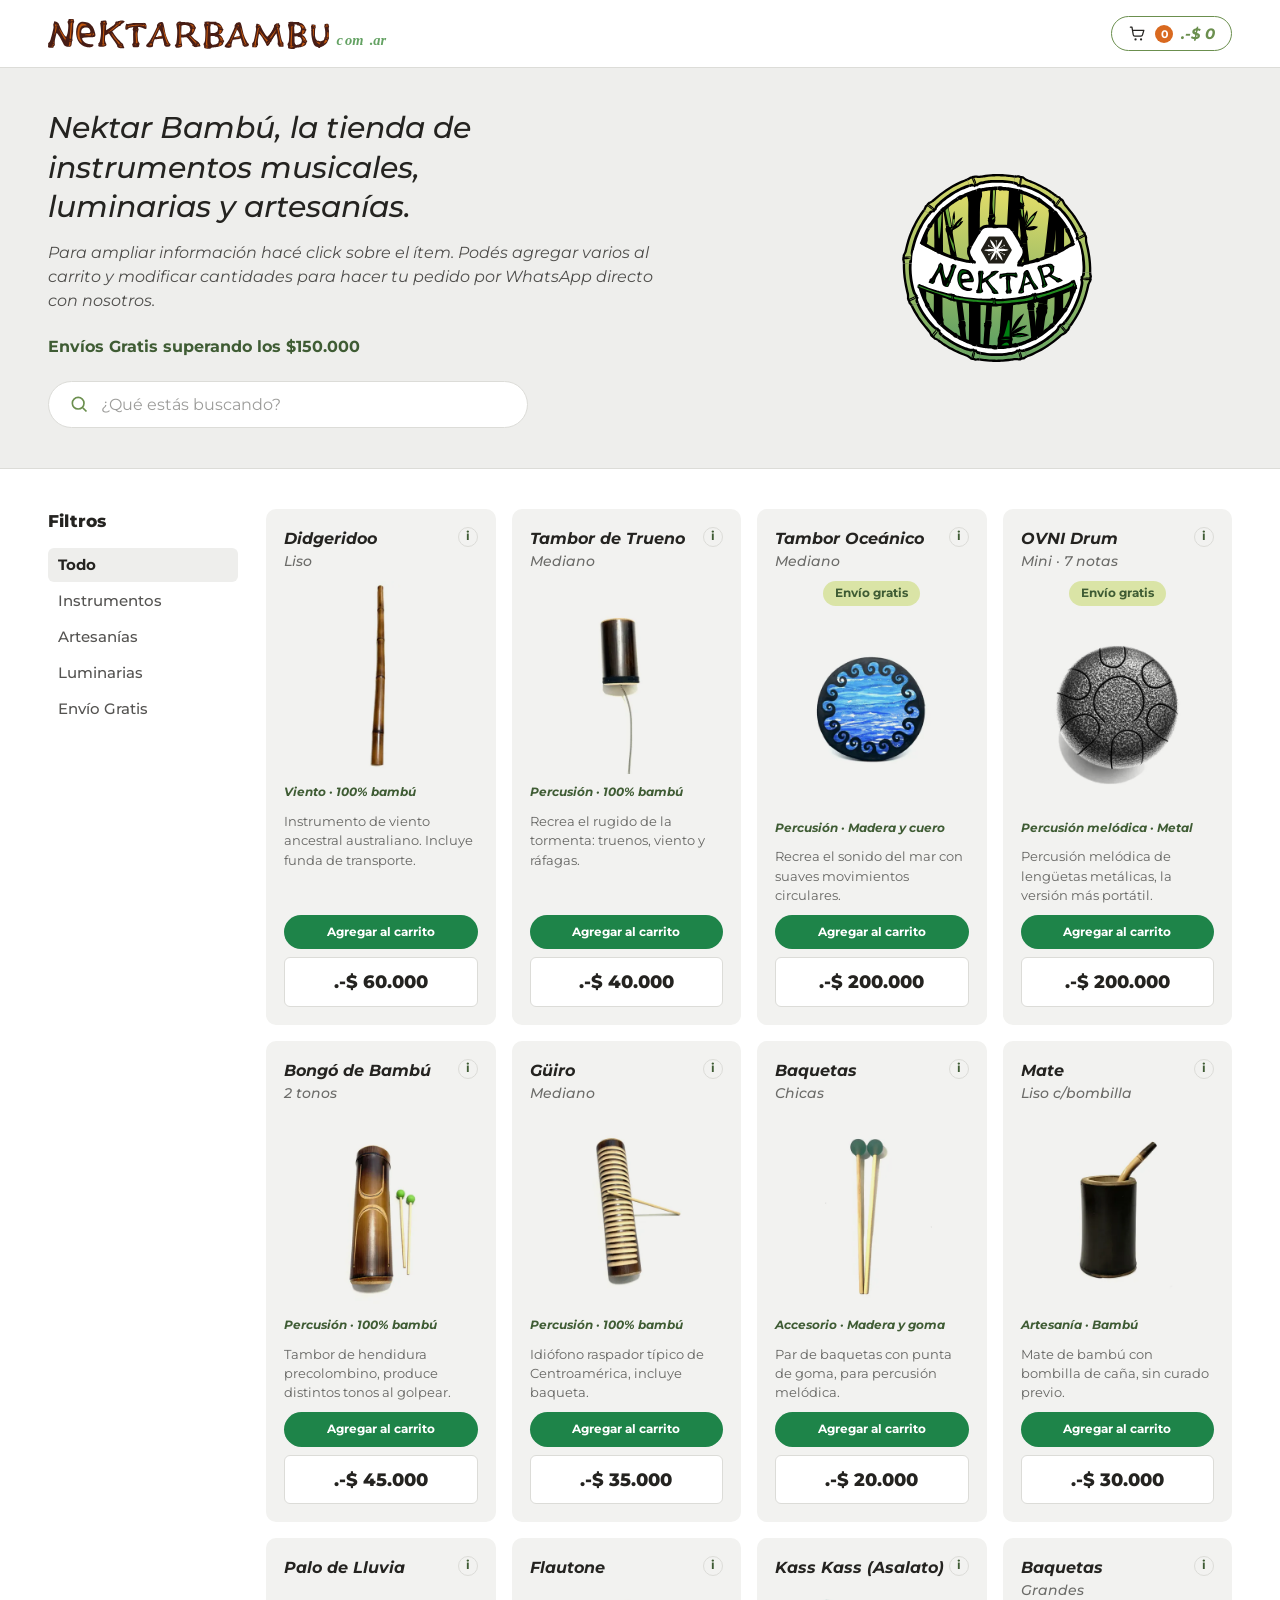
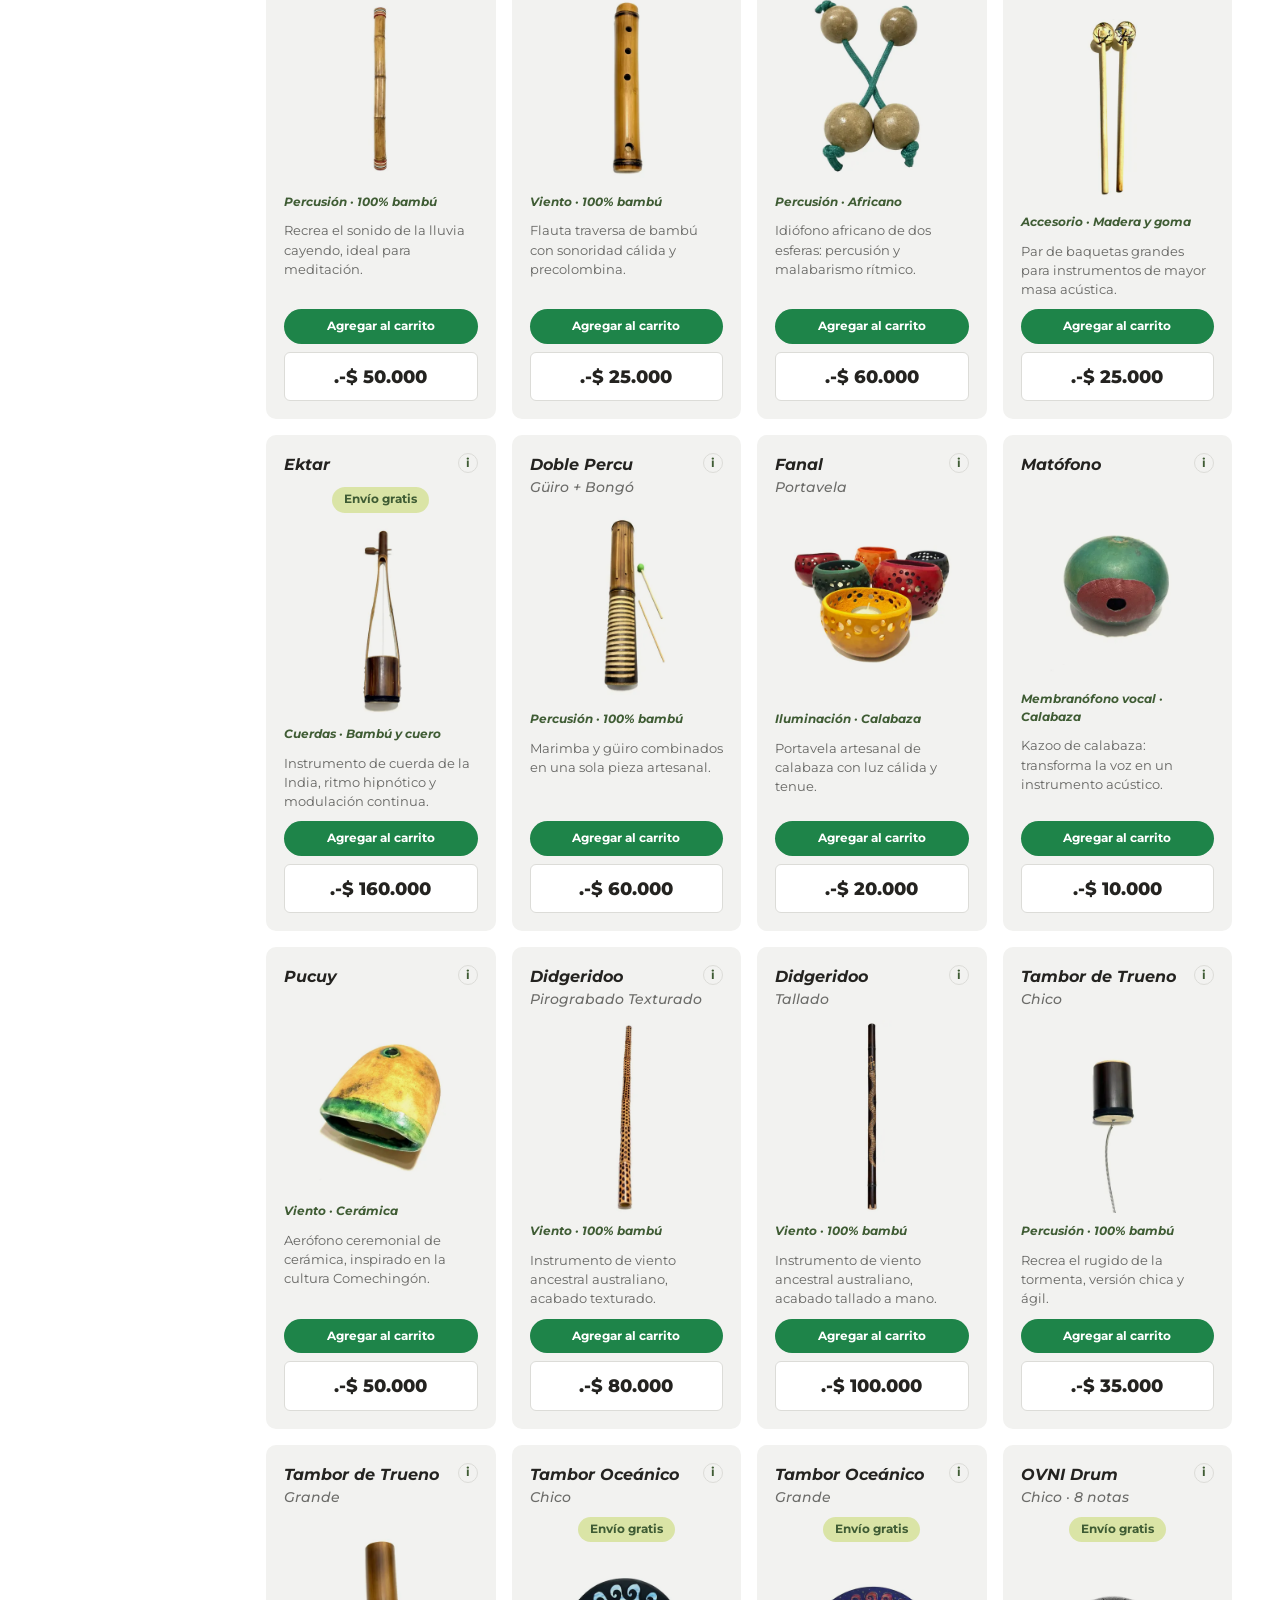
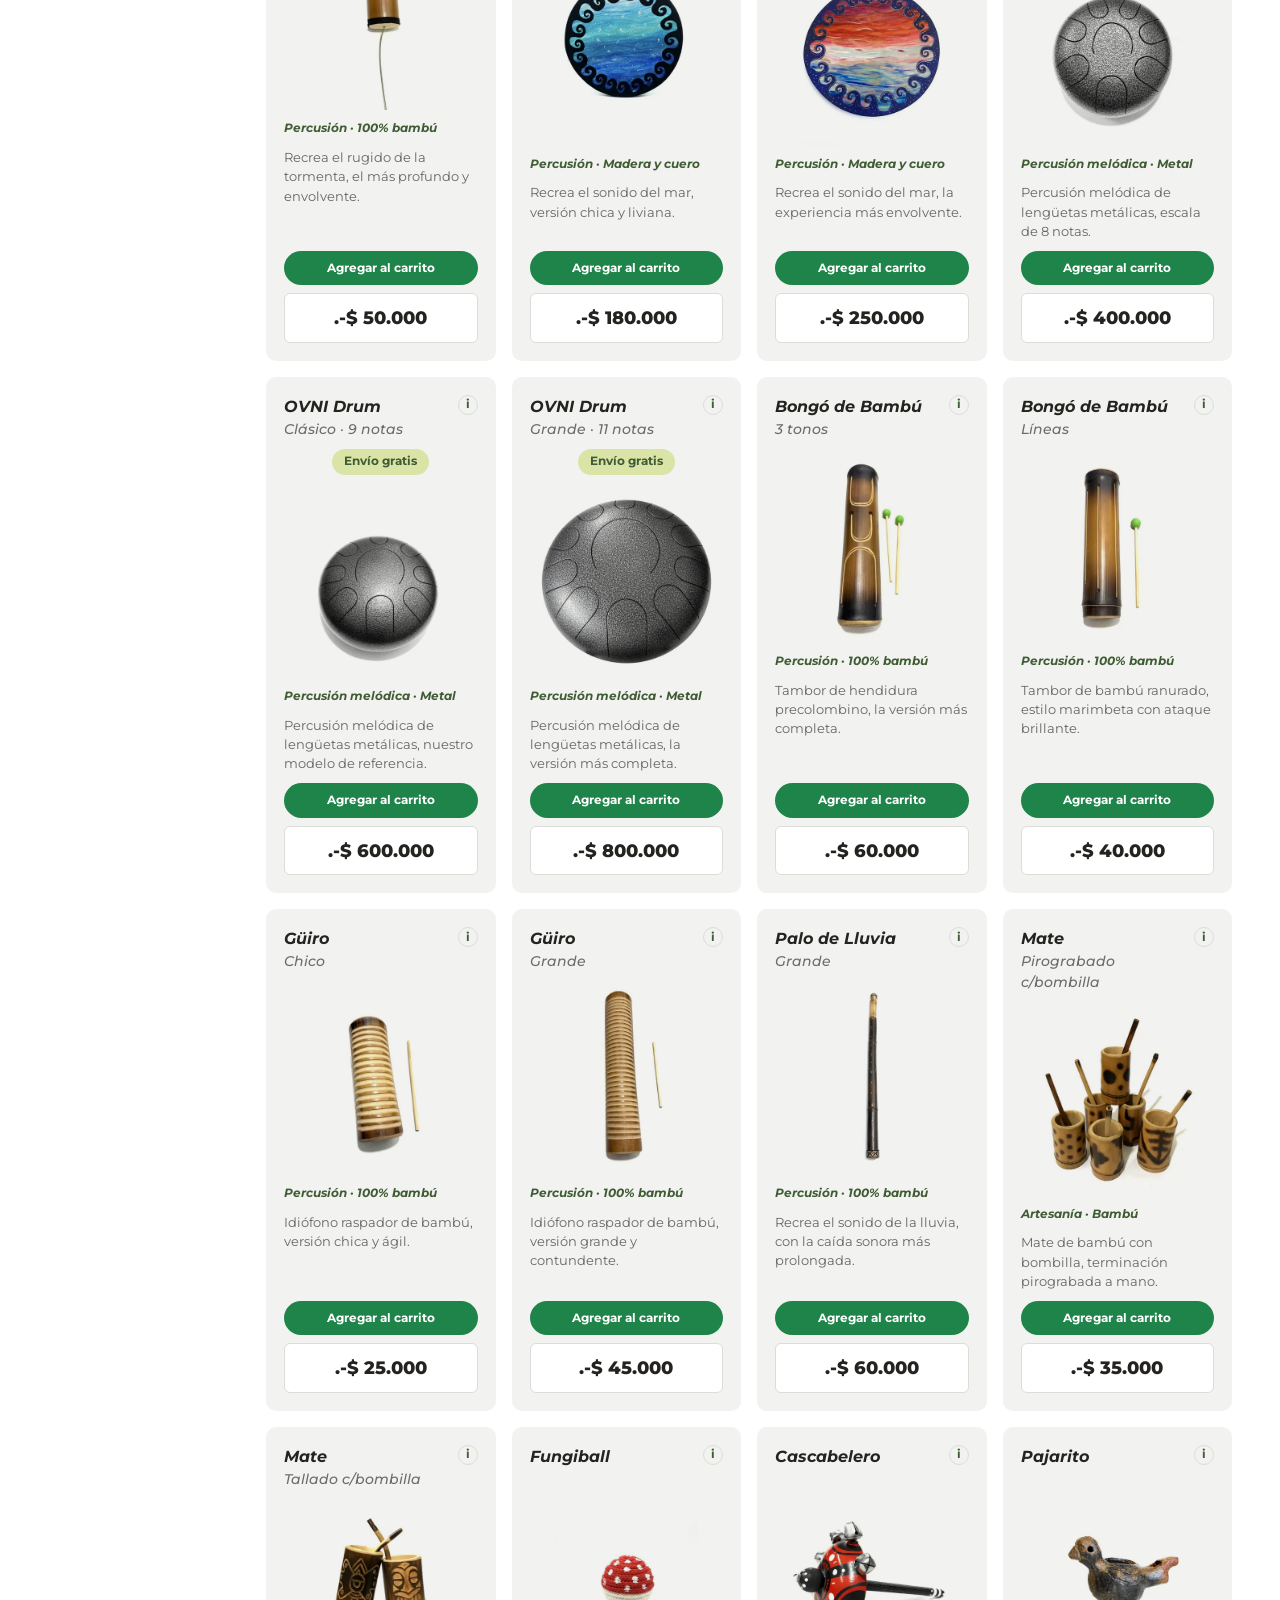
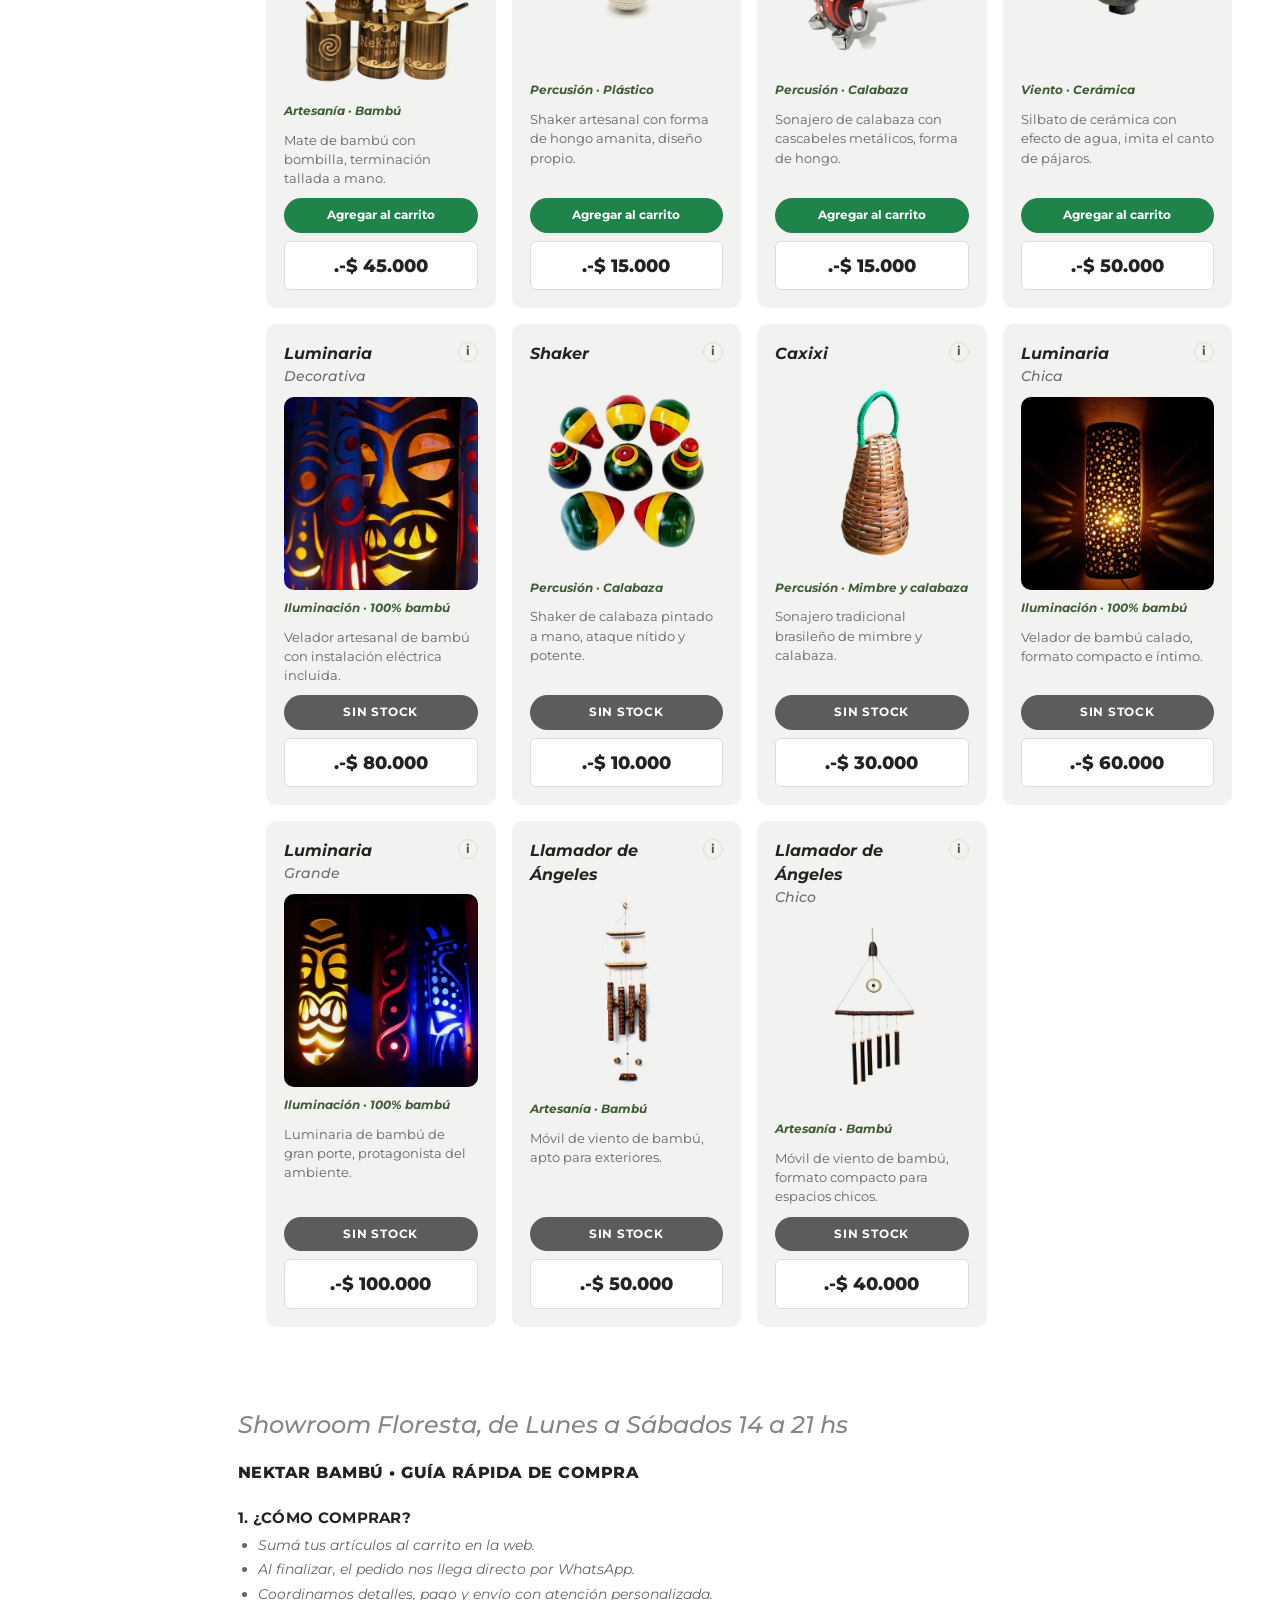
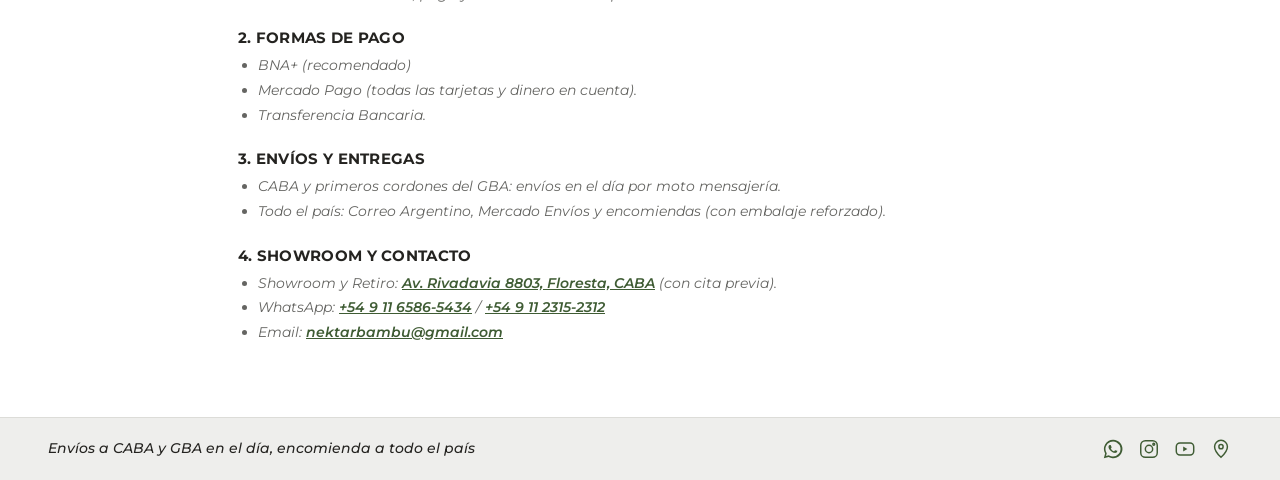
<file: index.html>
<!DOCTYPE html>
<html lang="es-AR">
<head>
<meta charset="UTF-8">
<meta name="viewport" content="width=device-width, initial-scale=1.0">
<title>Nektar Bambú — Instrumentos, luminarias y artesanías de bambú</title>
<meta name="description" content="Instrumentos musicales, luminarias y artesanías 100% bambú. Armá tu pedido y coordinalo directo por WhatsApp.">
<link rel="icon" type="image/svg+xml" href="assets/logo/favicon.svg">
<link rel="icon" type="image/png" href="assets/logo/favicon.png">
<link rel="apple-touch-icon" href="assets/logo/favicon.png">
<link rel="preconnect" href="https://fonts.googleapis.com">
<link rel="preconnect" href="https://fonts.gstatic.com" crossorigin>
<link href="https://fonts.googleapis.com/css2?family=Montserrat:ital,wght@0,400;0,500;0,600;0,700;0,800;1,400;1,500&display=swap" rel="stylesheet">
<link rel="stylesheet" href="css/styles.css">
</head>
<body>

<!-- ===================== 1. ENCABEZADO ===================== -->
<header class="site-header">
  <a href="#" class="logo" data-action="go-home" aria-label="Volver al inicio">
    <img src="assets/logo/wordmark.svg" alt="Nektar Bambú .com.ar" class="logo-img">
  </a>

  <button class="cart-pill" data-action="open-pedido" aria-label="Ver pedido">
    <svg class="cart-icon" viewBox="0 0 24 24" fill="none" aria-hidden="true">
      <path d="M3 4h2l1.6 9.6a2 2 0 0 0 2 1.7h7.7a2 2 0 0 0 2-1.6L20 8H6" stroke="currentColor" stroke-width="1.6" stroke-linecap="round" stroke-linejoin="round"/>
      <circle cx="9.5" cy="19.5" r="1.4" fill="currentColor"/>
      <circle cx="16.5" cy="19.5" r="1.4" fill="currentColor"/>
    </svg>
    <span class="cart-count" id="cart-count" hidden>0</span>
    <span class="cart-subtotal" id="cart-subtotal">$0</span>
  </button>
</header>

<!-- ===================== 2. MÓDULO INTERACTIVO ===================== -->
<section class="interactive" id="interactive" aria-live="polite">
  <!-- Su contenido lo arma app.js según el estado: bienvenida | pedido | info -->
</section>

<!-- ===================== 3. ÍTEMS ===================== -->
<section class="catalog">
  <aside class="filters" id="filters" aria-label="Filtros de categoría">
    <span class="filters-label">Filtros</span>
    <div class="filters-list" id="filters-list"></div>
  </aside>

  <div class="grid" id="grid" role="list"></div>
</section>

<!-- ===================== 4. TEXTO INFORMATIVO ===================== -->
<section class="showroom-text">
  <h2 id="showroom-title"></h2>
  <div class="showroom-body" id="showroom-body"></div>
</section>

<!-- ===================== 5. FOOTER ===================== -->
<footer class="site-footer">
  <p class="footer-envios">Envíos a CABA y GBA en el día, encomienda a todo el país</p>
  <div class="footer-links">
    <a id="footer-whatsapp" href="#" target="_blank" rel="noopener" aria-label="WhatsApp">
      <svg viewBox="0 0 24 24" width="22" height="22" fill="currentColor" aria-hidden="true"><path d="M12 2a10 10 0 0 0-8.6 15L2 22l5.2-1.4A10 10 0 1 0 12 2Zm0 18.2a8.2 8.2 0 0 1-4.2-1.2l-.3-.2-3.1.8.8-3-.2-.3A8.2 8.2 0 1 1 12 20.2Zm4.5-6.1c-.2-.1-1.5-.7-1.7-.8-.2-.1-.4-.1-.6.1-.2.2-.7.8-.8 1-.1.2-.3.2-.5.1-.2-.1-1-.4-1.9-1.2-.7-.6-1.2-1.4-1.3-1.6-.1-.2 0-.4.1-.5.1-.1.2-.3.4-.4.1-.1.2-.2.2-.4.1-.1 0-.3 0-.4 0-.1-.6-1.5-.8-2-.2-.5-.4-.4-.6-.4h-.5c-.2 0-.4.1-.6.3-.2.2-.8.8-.8 1.9s.8 2.2.9 2.4c.1.2 1.6 2.5 4 3.5.6.2 1 .4 1.3.5.6.2 1.1.1 1.5-.1.5-.2 1.5-.6 1.7-1.2.2-.6.2-1.1.1-1.2-.1-.1-.2-.2-.4-.3Z"/></svg>
    </a>
    <a id="footer-instagram" href="#" target="_blank" rel="noopener" aria-label="Instagram">
      <svg viewBox="0 0 24 24" width="22" height="22" fill="none" stroke="currentColor" stroke-width="1.6" aria-hidden="true"><rect x="3" y="3" width="18" height="18" rx="5"/><circle cx="12" cy="12" r="4"/><circle cx="17.2" cy="6.8" r="1"/></svg>
    </a>
    <a id="footer-youtube" href="#" target="_blank" rel="noopener" aria-label="YouTube">
      <svg viewBox="0 0 24 24" width="22" height="22" fill="none" stroke="currentColor" stroke-width="1.6" aria-hidden="true"><rect x="2.5" y="5.5" width="19" height="13" rx="4"/><path d="M10 9.4v5.2l4.6-2.6z" fill="currentColor" stroke="none"/></svg>
    </a>
    <a id="footer-maps" href="#" target="_blank" rel="noopener" aria-label="Ubicación">
      <svg viewBox="0 0 24 24" width="22" height="22" fill="none" stroke="currentColor" stroke-width="1.6" aria-hidden="true"><path d="M12 21s7-6.3 7-11.5A7 7 0 0 0 5 9.5C5 14.7 12 21 12 21Z"/><circle cx="12" cy="9.5" r="2.3"/></svg>
    </a>
  </div>
</footer>

<audio id="audio-player" preload="none"></audio>

<script src="js/data.js"></script>
<script src="js/app.js"></script>
</body>
</html>
</file>
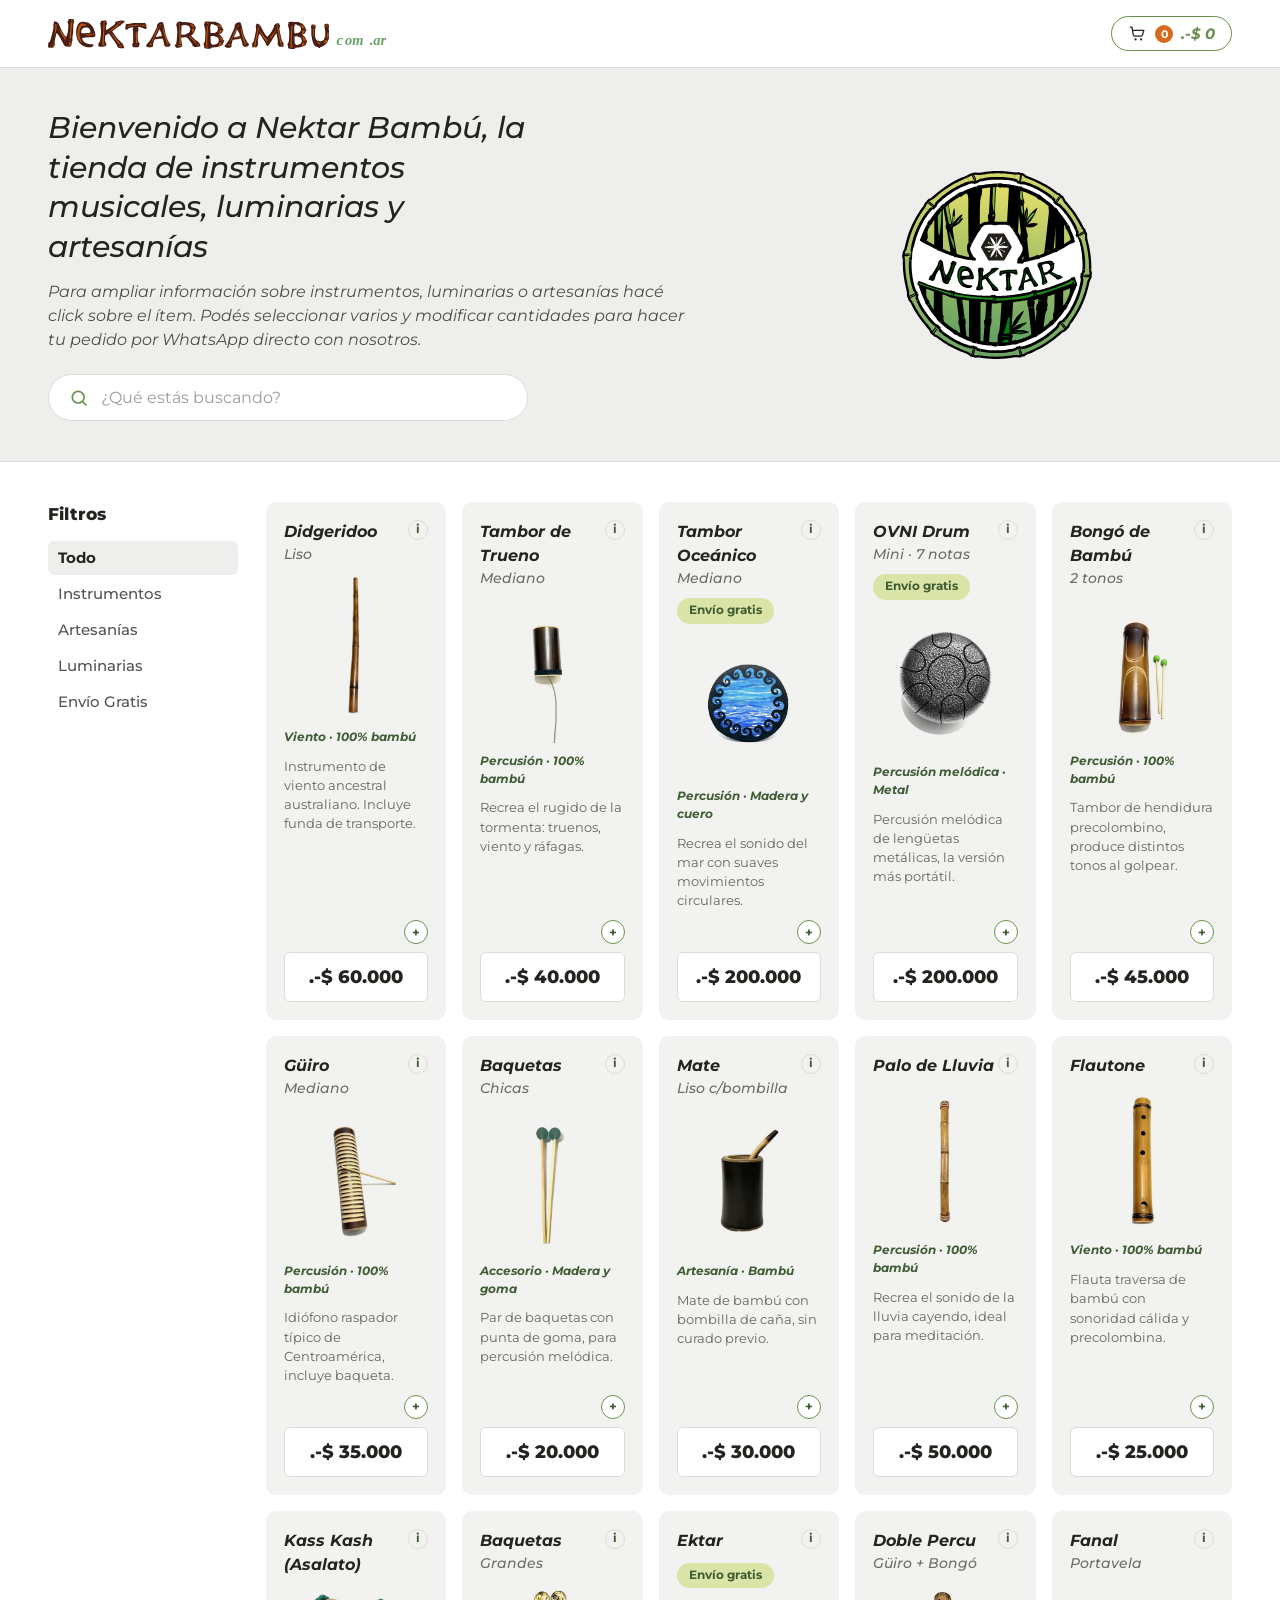
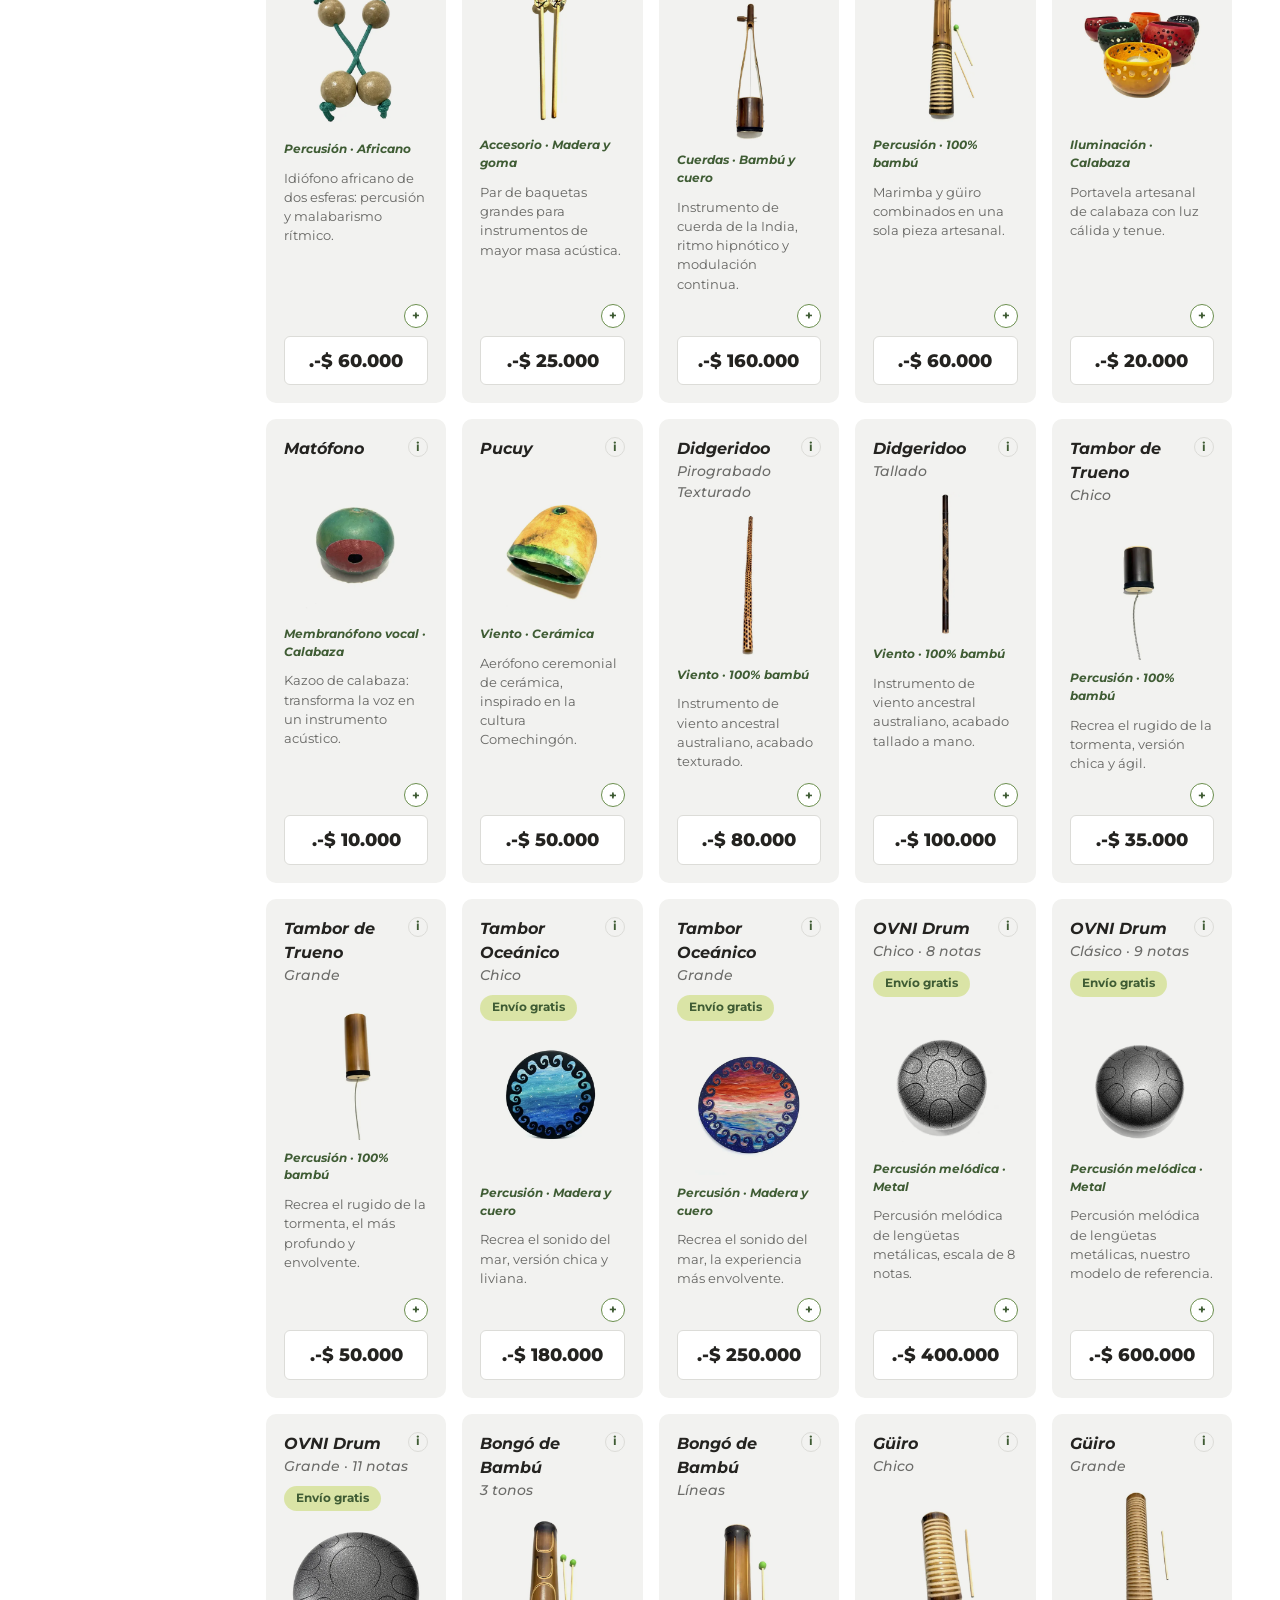
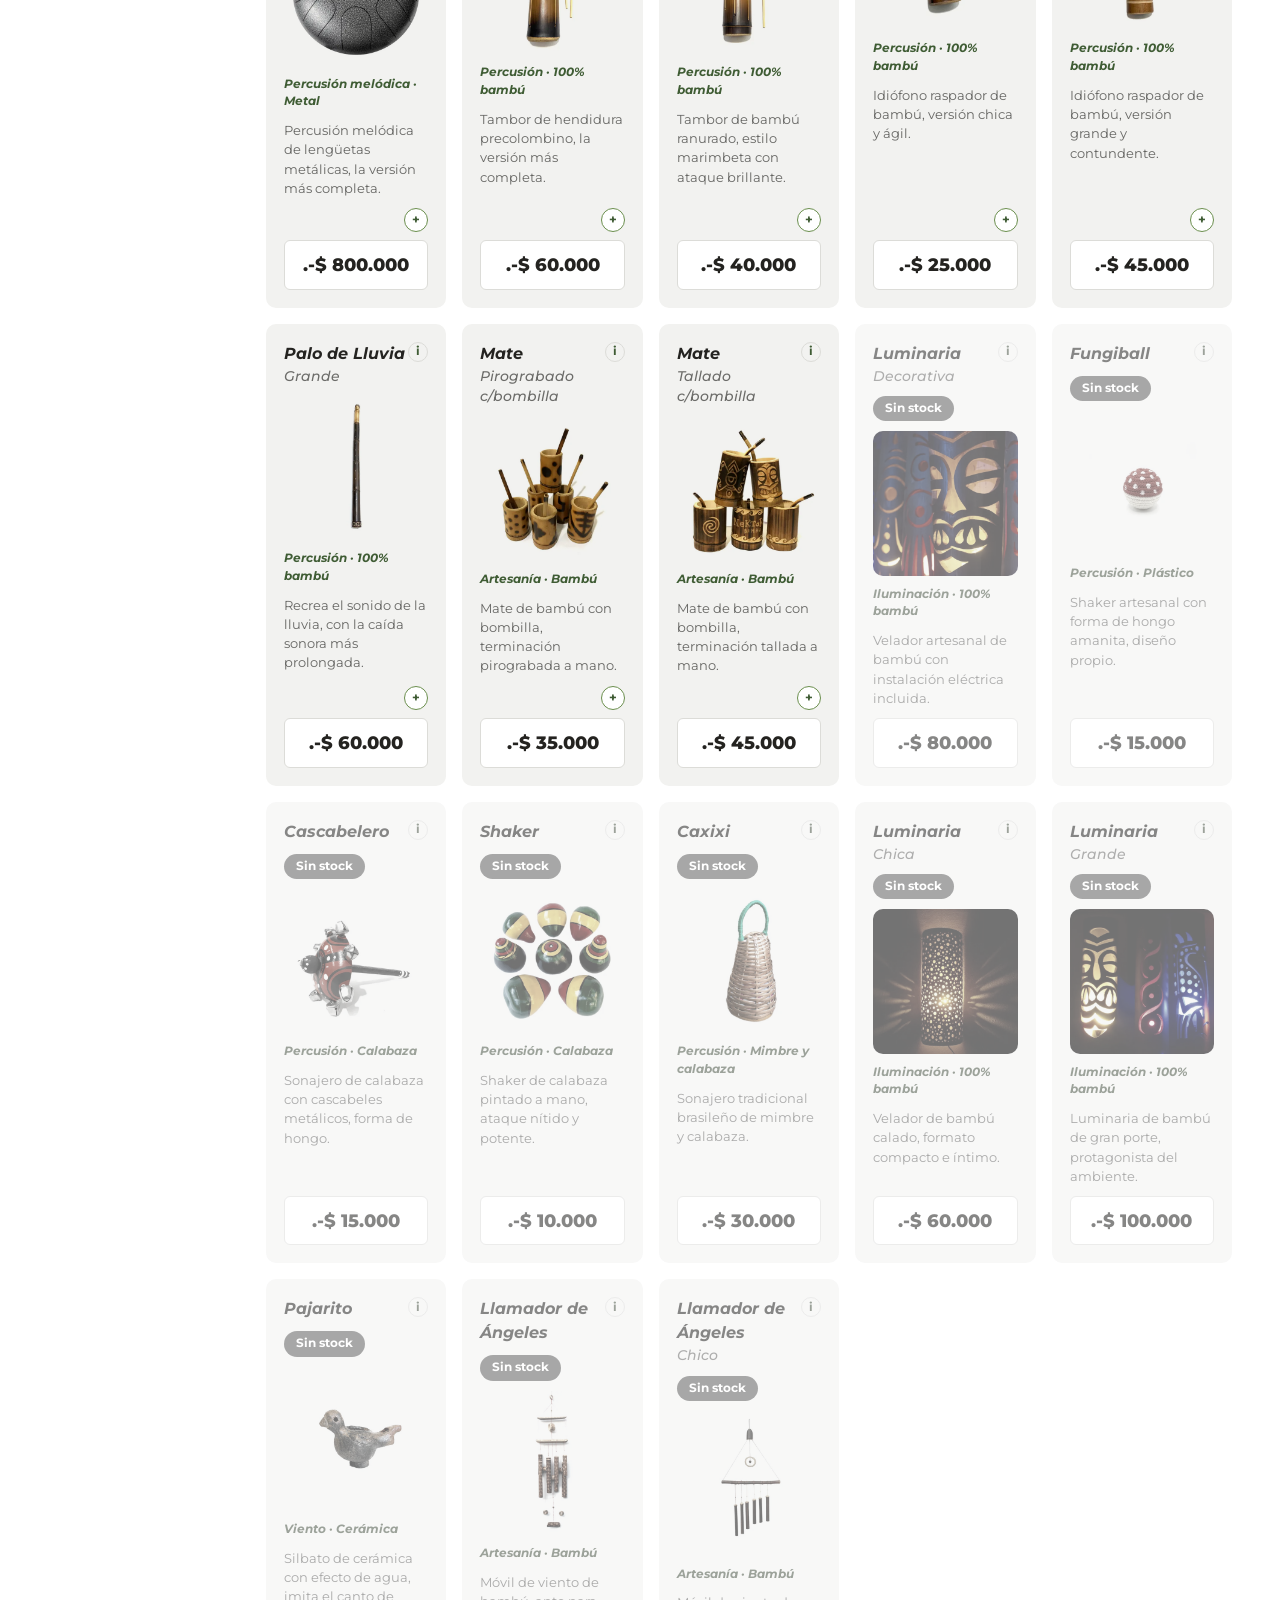
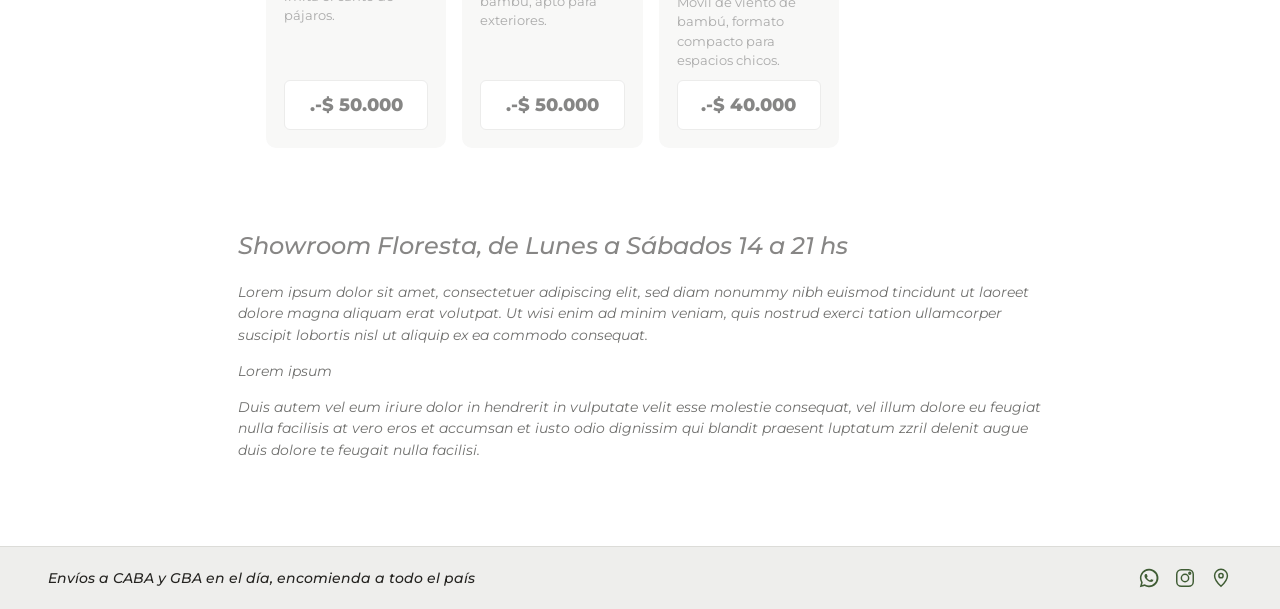
<file: nektar-bambu-sitio/index.html>
<!DOCTYPE html>
<html lang="es-AR">
<head>
<meta charset="UTF-8">
<meta name="viewport" content="width=device-width, initial-scale=1.0">
<title>Nektar Bambú — Instrumentos, luminarias y artesanías de bambú</title>
<meta name="description" content="Instrumentos musicales, luminarias y artesanías 100% bambú. Armá tu pedido y coordinalo directo por WhatsApp.">
<link rel="icon" type="image/svg+xml" href="assets/logo/favicon.svg">
<link rel="icon" type="image/png" href="assets/logo/favicon.png">
<link rel="apple-touch-icon" href="assets/logo/favicon.png">
<link rel="preconnect" href="https://fonts.googleapis.com">
<link rel="preconnect" href="https://fonts.gstatic.com" crossorigin>
<link href="https://fonts.googleapis.com/css2?family=Montserrat:ital,wght@0,400;0,500;0,600;0,700;0,800;1,400;1,500&display=swap" rel="stylesheet">
<link rel="stylesheet" href="css/styles.css">
</head>
<body>

<!-- ===================== 1. ENCABEZADO ===================== -->
<header class="site-header">
  <a href="#" class="logo" data-action="go-home" aria-label="Volver al inicio">
    <img src="assets/logo/wordmark.svg" alt="Nektar Bambú .com.ar" class="logo-img">
  </a>

  <button class="cart-pill" data-action="open-pedido" aria-label="Ver pedido">
    <svg class="cart-icon" viewBox="0 0 24 24" fill="none" aria-hidden="true">
      <path d="M3 4h2l1.6 9.6a2 2 0 0 0 2 1.7h7.7a2 2 0 0 0 2-1.6L20 8H6" stroke="currentColor" stroke-width="1.6" stroke-linecap="round" stroke-linejoin="round"/>
      <circle cx="9.5" cy="19.5" r="1.4" fill="currentColor"/>
      <circle cx="16.5" cy="19.5" r="1.4" fill="currentColor"/>
    </svg>
    <span class="cart-count" id="cart-count" hidden>0</span>
    <span class="cart-subtotal" id="cart-subtotal">$0</span>
  </button>
</header>

<!-- ===================== 2. MÓDULO INTERACTIVO ===================== -->
<section class="interactive" id="interactive" aria-live="polite">
  <!-- Su contenido lo arma app.js según el estado: bienvenida | pedido | info -->
</section>

<!-- ===================== 3. ÍTEMS ===================== -->
<section class="catalog">
  <aside class="filters" id="filters" aria-label="Filtros de categoría">
    <span class="filters-label">Filtros</span>
    <div class="filters-list" id="filters-list"></div>
  </aside>

  <div class="grid" id="grid" role="list"></div>
</section>

<!-- ===================== 4. TEXTO INFORMATIVO ===================== -->
<section class="showroom-text">
  <h2 id="showroom-title"></h2>
  <div class="showroom-body" id="showroom-body"></div>
</section>

<!-- ===================== 5. FOOTER ===================== -->
<footer class="site-footer">
  <p class="footer-envios">Envíos a CABA y GBA en el día, encomienda a todo el país</p>
  <div class="footer-links">
    <a id="footer-whatsapp" href="#" target="_blank" rel="noopener" aria-label="WhatsApp">
      <svg viewBox="0 0 24 24" width="22" height="22" fill="currentColor" aria-hidden="true"><path d="M12 2a10 10 0 0 0-8.6 15L2 22l5.2-1.4A10 10 0 1 0 12 2Zm0 18.2a8.2 8.2 0 0 1-4.2-1.2l-.3-.2-3.1.8.8-3-.2-.3A8.2 8.2 0 1 1 12 20.2Zm4.5-6.1c-.2-.1-1.5-.7-1.7-.8-.2-.1-.4-.1-.6.1-.2.2-.7.8-.8 1-.1.2-.3.2-.5.1-.2-.1-1-.4-1.9-1.2-.7-.6-1.2-1.4-1.3-1.6-.1-.2 0-.4.1-.5.1-.1.2-.3.4-.4.1-.1.2-.2.2-.4.1-.1 0-.3 0-.4 0-.1-.6-1.5-.8-2-.2-.5-.4-.4-.6-.4h-.5c-.2 0-.4.1-.6.3-.2.2-.8.8-.8 1.9s.8 2.2.9 2.4c.1.2 1.6 2.5 4 3.5.6.2 1 .4 1.3.5.6.2 1.1.1 1.5-.1.5-.2 1.5-.6 1.7-1.2.2-.6.2-1.1.1-1.2-.1-.1-.2-.2-.4-.3Z"/></svg>
    </a>
    <a id="footer-instagram" href="#" target="_blank" rel="noopener" aria-label="Instagram">
      <svg viewBox="0 0 24 24" width="22" height="22" fill="none" stroke="currentColor" stroke-width="1.6" aria-hidden="true"><rect x="3" y="3" width="18" height="18" rx="5"/><circle cx="12" cy="12" r="4"/><circle cx="17.2" cy="6.8" r="1"/></svg>
    </a>
    <a id="footer-maps" href="#" target="_blank" rel="noopener" aria-label="Ubicación">
      <svg viewBox="0 0 24 24" width="22" height="22" fill="none" stroke="currentColor" stroke-width="1.6" aria-hidden="true"><path d="M12 21s7-6.3 7-11.5A7 7 0 0 0 5 9.5C5 14.7 12 21 12 21Z"/><circle cx="12" cy="9.5" r="2.3"/></svg>
    </a>
  </div>
</footer>

<audio id="audio-player" preload="none"></audio>

<script src="js/data.js"></script>
<script src="js/app.js"></script>
</body>
</html>
</file>
<file: css/styles.css>
/* =========================================================
   NEKTAR BAMBÚ — estilos
   Calcado de la maqueta aprobada (PDF). Una sola familia
   tipográfica (Montserrat) jugando con peso/itálica para
   la jerarquía, sin introducir una dirección de diseño propia.

   Paleta (tomada del isotipo Nektar):
     tinta        #242320   texto principal
     fondo        #ffffff   fondo general
     modulo       #eeeeec   fondo de módulos (interactivo, footer)
     tarjeta      #f2f2f0   fondo de tarjetas de producto
     borde        #dcdcd8   bordes neutros
     verde-oscuro #3f5c34   footer, texto de precio/acento fuerte
     verde-medio  #6b8f4e   bordes activos, filtros seleccionados
     verde-claro  #c7d96a   outline de selección múltiple (como el PDF)
     acento       #d9691f   badge de carrito, detalles cálidos
   ========================================================= */

:root {
  --tinta: #242320;
  --fondo: #ffffff;
  --modulo: #eeeeec;
  --tarjeta: #f2f2f0;
  --borde: #dcdcd8;
  --verde-oscuro: #3f5c34;
  --verde-medio: #6b8f4e;
  --verde-claro: #c7d96a;
  --acento: #d9691f;
  --verde-wa: #1E8449;   /* verde estilo WhatsApp con contraste suficiente para letra blanca (4.7:1) */

  --font: "Montserrat", sans-serif;

  --radio: 10px;
  --radio-chico: 6px;
}

* { box-sizing: border-box; }
html { scroll-behavior: smooth; }

body {
  margin: 0;
  background: var(--fondo);
  color: var(--tinta);
  font-family: var(--font);
  line-height: 1.5;
}

@media (prefers-reduced-motion: reduce) {
  *, *::before, *::after { animation-duration: 0.01ms !important; transition-duration: 0.01ms !important; }
}

a { color: inherit; }
button { font-family: inherit; cursor: pointer; }
:focus-visible { outline: 2px solid var(--acento); outline-offset: 2px; }

/* ---------- 1. ENCABEZADO ---------- */
.site-header {
  display: flex;
  align-items: center;
  justify-content: space-between;
  padding: 16px clamp(16px, 4vw, 48px);
  background: var(--fondo);
  border-bottom: 1px solid var(--borde);
  position: sticky;
  top: 0;
  z-index: 40;
}

.logo { display: flex; align-items: center; text-decoration: none; }
.logo-img { height: clamp(18px, 3.2vw, 30px); width: auto; display: block; }

.cart-pill {
  white-space: nowrap;
  flex-shrink: 0;
  display: flex;
  align-items: center;
  gap: 8px;
  background: var(--fondo);
  border: 1.5px solid var(--verde-medio);
  border-radius: 999px;
  padding: 7px 16px;
  color: var(--tinta);
  transition: background 0.15s ease;
}
.cart-pill:hover { background: var(--modulo); }
.cart-icon { width: 19px; height: 19px; }
.cart-count {
  background: var(--acento);
  color: var(--fondo);
  font-size: 0.7rem;
  font-weight: 700;
  min-width: 18px;
  height: 18px;
  border-radius: 999px;
  display: flex;
  align-items: center;
  justify-content: center;
  padding: 0 4px;
}
.cart-subtotal {
  font-weight: 700;
  font-style: italic;
  font-size: 0.95rem;
  color: var(--verde-medio);
}

/* ---------- 2. MÓDULO INTERACTIVO ---------- */
.interactive {
  scroll-margin-top: 72px;
  padding: clamp(20px, 4vw, 40px) clamp(16px, 4vw, 48px);
  background: var(--modulo);
  border-bottom: 1px solid var(--borde);
}
.interactive-inner { max-width: 1200px; margin: 0 auto; }

/* -- bienvenida -- */
.bienvenida {
  display: grid;
  grid-template-columns: 1.4fr 1fr;
  grid-template-areas:
    "titulo badge"
    "detalle badge"
    "envio badge"
    "buscar badge";
  column-gap: clamp(24px, 5vw, 56px);
  align-content: center;
  align-items: start;
}

.bienvenida h1 {
  grid-area: titulo;
  font-weight: 500;
  font-style: italic;
  font-size: clamp(1.3rem, 2.8vw, 1.9rem);
  line-height: 1.3;
  margin: 0 0 14px;
  max-width: 26ch;
}
.bienvenida p {
  font-style: italic;
  max-width: 58ch;
  color: color-mix(in srgb, var(--tinta) 78%, transparent);
  margin: 0 0 22px;
}
.bienvenida .bienvenida-detalle { grid-area: detalle; }
.bienvenida .bienvenida-envio { grid-area: envio; }
.bienvenida .search-box { grid-area: buscar; }
/* "más información" solo se usa en el celular */
.bienvenida .bienvenida-mas { display: none; grid-area: mas; }

/* celular: ícono a la izquierda del título, texto recortado y buscador debajo */
@media (max-width: 760px) {
  .bienvenida {
    grid-template-columns: clamp(76px, 22vw, 100px) 1fr;
    grid-template-areas:
      "badge titulo"
      "badge envio"
      "badge mas"
      "detalle detalle"
      "buscar buscar";
    column-gap: 16px;
    align-content: start;
  }
  .bienvenida h1 { font-size: 1.1rem; line-height: 1.3; margin: 0 0 8px; max-width: none; }
  .bienvenida .bienvenida-envio { margin: 0 0 6px; font-size: 0.95rem; max-width: none; }
  .bienvenida .bienvenida-mas {
    display: inline-block;
    justify-self: start;
    background: none; border: none; padding: 0;
    font-family: inherit; font-size: 0.88rem; font-weight: 600;
    color: var(--verde-oscuro);
    text-decoration: underline;
  }
  .bienvenida .bienvenida-detalle { display: none; margin: 12px 0 0; max-width: none; }
  .bienvenida.expandido .bienvenida-detalle { display: block; }
  .bienvenida .search-box { margin-top: 14px; max-width: none; }
  .bienvenida .bienvenida-badge { align-self: center; }
}

.search-box {
  display: flex;
  align-items: center;
  gap: 10px;
  background: var(--fondo);
  border: 1.5px solid var(--borde);
  border-radius: 999px;
  padding: 12px 20px;
  max-width: 480px;
}
.search-box svg { flex-shrink: 0; color: var(--verde-medio); width: 20px; height: 20px; }
.search-box input {
  border: none; background: transparent;
  font-family: inherit; font-size: 1rem; color: var(--tinta); width: 100%;
}
.search-box input:focus { outline: none; }
.search-box input::placeholder { color: color-mix(in srgb, var(--tinta) 45%, transparent); }

.bienvenida-badge {
  grid-area: badge;
  align-self: center;
  width: clamp(120px, 18vw, 190px);
  margin: 0 auto;
  display: flex;
  align-items: center;
  justify-content: center;
}
@media (max-width: 760px) { .bienvenida-badge { width: 100%; margin: 0; } }
.bienvenida-badge img { width: 100%; height: auto; display: block; }

/* -- pedido (panel + chat) -- */
.pedido {
  display: grid;
  grid-template-columns: 1fr 1fr;
  gap: clamp(20px, 4vw, 40px);
}
@media (max-width: 760px) { .pedido { grid-template-columns: 1fr; } }

.pedido-panel h2, .chat-panel h2 {
  font-weight: 700;
  font-size: 1.2rem;
  margin: 0 0 14px;
}

.pedido-lista { list-style: none; margin: 0 0 18px; padding: 0; }
.pedido-lista li {
  display: flex; justify-content: space-between; gap: 12px;
  padding: 8px 0; border-bottom: 1px dashed var(--borde);
  font-style: italic;
}
.pedido-lista .item-qty-controls { display: flex; align-items: center; gap: 8px; font-style: normal; }
.qty-btn {
  width: 24px; height: 24px; border-radius: 50%;
  border: 1px solid var(--verde-medio); background: var(--fondo);
  color: var(--verde-oscuro); line-height: 1; font-weight: 700;
}

.pedido-vacio { font-style: italic; color: color-mix(in srgb, var(--tinta) 55%, transparent); }

.opciones-grupo { margin-bottom: 16px; }
.opciones-grupo-titulo { font-weight: 700; font-size: 0.95rem; margin-bottom: 8px; }
.opcion-radio { display: flex; align-items: flex-start; gap: 8px; padding: 4px 0; cursor: pointer; }
.opcion-radio input { margin-top: 4px; accent-color: var(--acento); }
.opcion-radio .opcion-texto { font-style: italic; }
.opcion-radio small { display: block; font-style: normal; opacity: 0.65; }

.pedido-subtotal {
  display: flex; justify-content: space-between; align-items: baseline;
  font-weight: 700; font-size: 1.1rem;
  margin-top: 14px; padding-top: 12px; border-top: 1.5px solid var(--tinta);
}

.envio-gratis-aviso {
  font-size: 0.85rem; margin-top: 8px; padding: 8px 12px;
  border-radius: var(--radio-chico);
  background: color-mix(in srgb, var(--verde-claro) 45%, transparent);
}
.envio-gratis-aviso.cumplido { background: color-mix(in srgb, var(--verde-medio) 35%, transparent); font-weight: 700; }

.chat-panel {
  background: var(--fondo);
  border: 1px solid var(--borde);
  border-radius: var(--radio);
  padding: 20px;
  display: flex;
  flex-direction: column;
}
.chat-textarea {
  flex: 1; min-height: 140px; border: none; background: transparent;
  font-family: inherit; font-style: italic; font-size: 1rem; color: var(--tinta);
  resize: vertical; margin-bottom: 12px;
}
.chat-textarea:focus { outline: none; }

.enviar-btn {
  align-self: flex-end;
  width: 46px; height: 46px; border-radius: 50%; border: none;
  background: transparent; padding: 0;
  display: flex; align-items: center; justify-content: center;
  transition: transform 0.15s ease;
}
.enviar-btn:hover { transform: scale(1.06); }
.enviar-btn img { width: 100%; height: 100%; display: block; }

/* -- información (detalle de ítem) -- */
.info-detalle {
  display: grid;
  grid-template-columns: 1.1fr 1fr;
  gap: clamp(20px, 4vw, 40px);
  align-items: start;
}
@media (max-width: 760px) { .info-detalle { grid-template-columns: 1fr; } }

.info-galeria {
  position: relative;
  background: var(--tarjeta);
  border-radius: var(--radio);
  overflow: hidden;
  height: clamp(220px, 32vw, 320px);
  display: flex; align-items: center; justify-content: center;
}
.info-galeria img, .info-galeria svg { height: 100%; width: auto; max-width: 100%; object-fit: contain; mix-blend-mode: multiply; border-radius: 10px; }
.info-galeria-dots {
  position: absolute; bottom: 12px; left: 50%; transform: translateX(-50%);
  display: flex; gap: 6px;
}
.info-galeria-dots span { width: 7px; height: 7px; border-radius: 50%; background: color-mix(in srgb, var(--tinta) 30%, transparent); }
.info-galeria-dots span.activo { background: var(--tinta); }
.info-galeria-nav {
  position: absolute; top: 50%; transform: translateY(-50%);
  background: color-mix(in srgb, var(--tinta) 55%, transparent);
  color: var(--fondo); border: none; width: 32px; height: 32px; border-radius: 50%;
  display: flex; align-items: center; justify-content: center;
}
.info-galeria-nav.prev { left: 10px; }
.info-galeria-nav.next { right: 10px; }

.info-contenido h2 { font-weight: 700; font-size: 1.4rem; margin: 0 0 4px; }
.info-contenido .info-spec { color: var(--verde-oscuro); font-weight: 700; font-style: italic; margin: 0 0 12px; }
.info-contenido p { margin: 0 0 16px; }

.info-audio {
  display: flex; align-items: center; gap: 10px;
  border: 1px solid var(--borde); border-radius: 999px; padding: 8px 16px;
  width: fit-content; background: var(--fondo);
}
.info-audio button {
  background: var(--verde-oscuro); color: var(--fondo); border: none;
  border-radius: 50%; width: 30px; height: 30px;
  display: flex; align-items: center; justify-content: center;
}
.info-cerrar {
  margin-top: 18px; background: none; border: none; text-decoration: underline;
  color: var(--verde-oscuro); font-size: 0.9rem; padding: 0; font-weight: 600;
}

/* ---------- 3. ÍTEMS ---------- */
.catalog {
  display: grid;
  grid-template-columns: 190px 1fr;
  gap: 28px;
  padding: clamp(24px, 4vw, 40px) clamp(16px, 4vw, 48px);
  max-width: 1400px;
  margin: 0 auto;
}
@media (max-width: 760px) {
  .catalog { grid-template-columns: 1fr; }
  .filters { order: -1; }
}

.filters-label {
  display: block; font-weight: 800; font-size: 1.05rem;
  margin-bottom: 14px; letter-spacing: 0.01em;
}
.filters-list { display: flex; flex-direction: column; gap: 2px; }
@media (max-width: 760px) { .filters-list { flex-direction: row; flex-wrap: wrap; gap: 8px; } }

.filtro-btn {
  text-align: left; background: none; border: none; padding: 8px 10px;
  border-radius: var(--radio-chico);
  color: color-mix(in srgb, var(--tinta) 78%, transparent);
  font-size: 0.92rem; font-weight: 500;
}
.filtro-btn:hover { background: var(--modulo); }
.filtro-btn.activo { background: var(--modulo); color: var(--tinta); font-weight: 700; }

.grid {
  display: grid;
  grid-template-columns: repeat(auto-fill, minmax(190px, 1fr));
  gap: 16px;
}
/* celular: dos tarjetas por fila */
@media (max-width: 760px) { .grid { grid-template-columns: repeat(auto-fill, minmax(150px, 1fr)); } }

.card {
  background: var(--tarjeta);
  border: 2px solid transparent;
  border-radius: var(--radio);
  padding: 16px;
  display: flex;
  flex-direction: column;
  gap: 10px;
  position: relative;
  transition: border-color 0.15s ease;
  cursor: pointer;
}
.card.seleccionado { border-color: var(--verde-claro); }
.card.activo { border-color: var(--verde-oscuro); }

.card-badges {
  display: flex;
  flex-wrap: wrap;
  gap: 6px;
  align-items: center;
  justify-content: center;
}

.card-sin-stock {
  display: block;
  width: 100%;
  text-align: center;
  font-size: 0.78rem;
  font-weight: 700;
  letter-spacing: 0.06em;
  line-height: 1.15;
  color: var(--fondo);
  background: color-mix(in srgb, var(--tinta) 72%, transparent);
  padding: 10px;
  border-radius: 999px;
}

.card-top { display: flex; justify-content: space-between; align-items: flex-start; }
.card-titulo { font-weight: 700; font-size: 1rem; margin: 0; font-style: italic; }
.card-subtitulo {
  display: block; font-style: italic; font-weight: 500; font-size: 0.85rem;
  color: color-mix(in srgb, var(--tinta) 65%, transparent);
}
.card-info-btn {
  background: none; border: 1px solid var(--borde); border-radius: 50%;
  width: 20px; height: 20px; font-size: 0.72rem; line-height: 1;
  color: var(--verde-oscuro); flex-shrink: 0; font-weight: 700;
}

.card-imagen { width: 100%; aspect-ratio: 1 / 1; display: flex; align-items: center; justify-content: center; }
/* multiply: el fondo blanco de las fotos JPG se funde con el gris de la tarjeta */
.card-imagen img, .card-imagen svg { width: 100%; height: 100%; object-fit: contain; mix-blend-mode: multiply; border-radius: 10px; }

.card-audio-btn {
  background: color-mix(in srgb, var(--tinta) 78%, transparent);
  color: var(--fondo); border: none; border-radius: 999px;
  padding: 4px 10px; font-size: 0.72rem;
  display: flex; align-items: center; gap: 4px;
  align-self: flex-start;
}

.card-spec { font-size: 0.74rem; font-weight: 700; font-style: italic; color: var(--verde-oscuro); margin: 0; }
.card-desc { font-size: 0.8rem; color: color-mix(in srgb, var(--tinta) 68%, transparent); margin: 0; flex-grow: 1; }

.card-footer { display: flex; flex-direction: column; gap: 8px; }
.card-qty { display: flex; align-items: center; justify-content: flex-end; gap: 8px; }
.card-precio {
  display: block;
  font-weight: 800; font-size: 1.15rem;
  background: var(--fondo); border: 1px solid var(--borde); border-radius: var(--radio-chico);
  padding: 10px; width: 100%; text-align: center;
}
.card-envio-gratis {
  font-size: 0.72rem; font-weight: 700; color: var(--verde-oscuro);
  background: color-mix(in srgb, var(--verde-claro) 55%, transparent);
  padding: 4px 12px; border-radius: 999px;
}

.grid-vacio {
  grid-column: 1 / -1; padding: 40px 20px; text-align: center;
  font-style: italic; color: color-mix(in srgb, var(--tinta) 55%, transparent);
}

/* ---------- 4. TEXTO INFORMATIVO ---------- */
.showroom-text {
  max-width: 900px; margin: 0 auto;
  padding: clamp(20px, 4vw, 40px) clamp(16px, 4vw, 48px) clamp(40px, 6vw, 70px);
}
.showroom-text h2 {
  font-weight: 500; font-style: italic;
  font-size: clamp(1.2rem, 2.4vw, 1.5rem);
  color: color-mix(in srgb, var(--tinta) 55%, transparent);
  margin: 0 0 18px;
}
.showroom-body p {
  font-style: italic;
  color: color-mix(in srgb, var(--tinta) 65%, transparent);
  font-size: 0.9rem;
}

/* ---------- 5. FOOTER ---------- */
.site-footer {
  background: var(--modulo);
  color: var(--tinta);
  padding: 20px clamp(16px, 4vw, 48px);
  display: flex; flex-wrap: wrap; align-items: center; justify-content: space-between; gap: 14px;
  border-top: 1px solid var(--borde);
}
.footer-envios { margin: 0; font-size: 0.88rem; font-style: italic; font-weight: 500; }
.footer-links { display: flex; gap: 14px; }
.footer-links a { display: flex; color: var(--verde-oscuro); }
.footer-links a:hover { color: var(--acento); }

/* ---------- BOTÓN "AGREGAR AL CARRITO" (verde estilo WhatsApp) ---------- */
.btn-agregar {
  display: block;
  width: 100%;
  background: var(--verde-wa);
  color: #fff;
  border: none;
  border-radius: 999px;
  font-weight: 700;
  font-size: 0.78rem;
  line-height: 1.15;
  text-align: center;
  padding: 10px 10px;
  transition: filter 0.15s ease, transform 0.15s ease;
}
.btn-agregar:hover { filter: brightness(1.1); }
.btn-agregar:active { transform: scale(0.98); }
.btn-agregar-grande { width: auto; font-size: 1rem; padding: 13px 32px; margin: 4px 0 16px; }

.info-precio { font-weight: 800; font-size: 1.6rem; margin: 4px 0 10px; }
.info-en-pedido { font-size: 0.85rem; font-style: italic; color: var(--verde-oscuro); margin: 8px 0 18px; }
.info-sin-stock {
  display: inline-block;
  font-weight: 700; font-size: 0.85rem; color: var(--fondo);
  background: color-mix(in srgb, var(--tinta) 70%, transparent);
  padding: 6px 16px; border-radius: 999px; margin: 4px 0 16px;
}

/* barra de avance del audio en la ficha */
.info-audio-barra { width: 90px; height: 4px; background: var(--borde); border-radius: 2px; overflow: hidden; }
.info-audio-barra span { display: block; height: 100%; width: 0; background: var(--verde-oscuro); }
.info-audio { margin: 4px 0 16px; }

/* texto de bienvenida: línea de envío gratis */
.bienvenida .bienvenida-envio { font-weight: 700; font-style: normal; color: var(--verde-oscuro); }

/* guía rápida de compra (pie de la página) */
.guia-titulo { font-weight: 800; font-size: 1rem; letter-spacing: 0.03em; margin: 0 0 6px; font-style: normal; }
.guia-seccion h4 { font-weight: 700; font-size: 0.92rem; letter-spacing: 0.02em; margin: 22px 0 6px; }
.guia-seccion ul { margin: 0; padding-left: 20px; }
.guia-seccion li {
  font-style: italic;
  color: color-mix(in srgb, var(--tinta) 70%, transparent);
  font-size: 0.9rem;
  margin: 3px 0;
}
.guia-seccion a { color: var(--verde-oscuro); font-weight: 600; text-decoration: underline; }

/* los puntitos del carrusel quedan debajo de la foto, sin tapar el producto */
.info-galeria.con-puntos { padding-bottom: 26px; }
</file>
<file: nektar-bambu-sitio/css/styles.css>
/* =========================================================
   NEKTAR BAMBÚ — estilos
   Calcado de la maqueta aprobada (PDF). Una sola familia
   tipográfica (Montserrat) jugando con peso/itálica para
   la jerarquía, sin introducir una dirección de diseño propia.

   Paleta (tomada del isotipo Nektar):
     tinta        #242320   texto principal
     fondo        #ffffff   fondo general
     modulo       #eeeeec   fondo de módulos (interactivo, footer)
     tarjeta      #f2f2f0   fondo de tarjetas de producto
     borde        #dcdcd8   bordes neutros
     verde-oscuro #3f5c34   footer, texto de precio/acento fuerte
     verde-medio  #6b8f4e   bordes activos, filtros seleccionados
     verde-claro  #c7d96a   outline de selección múltiple (como el PDF)
     acento       #d9691f   badge de carrito, detalles cálidos
   ========================================================= */

:root {
  --tinta: #242320;
  --fondo: #ffffff;
  --modulo: #eeeeec;
  --tarjeta: #f2f2f0;
  --borde: #dcdcd8;
  --verde-oscuro: #3f5c34;
  --verde-medio: #6b8f4e;
  --verde-claro: #c7d96a;
  --acento: #d9691f;

  --font: "Montserrat", sans-serif;

  --radio: 10px;
  --radio-chico: 6px;
}

* { box-sizing: border-box; }
html { scroll-behavior: smooth; }

body {
  margin: 0;
  background: var(--fondo);
  color: var(--tinta);
  font-family: var(--font);
  line-height: 1.5;
}

@media (prefers-reduced-motion: reduce) {
  *, *::before, *::after { animation-duration: 0.01ms !important; transition-duration: 0.01ms !important; }
}

a { color: inherit; }
button { font-family: inherit; cursor: pointer; }
:focus-visible { outline: 2px solid var(--acento); outline-offset: 2px; }

/* ---------- 1. ENCABEZADO ---------- */
.site-header {
  display: flex;
  align-items: center;
  justify-content: space-between;
  padding: 16px clamp(16px, 4vw, 48px);
  background: var(--fondo);
  border-bottom: 1px solid var(--borde);
  position: sticky;
  top: 0;
  z-index: 40;
}

.logo { display: flex; align-items: center; text-decoration: none; }
.logo-img { height: clamp(22px, 3.2vw, 30px); width: auto; display: block; }

.cart-pill {
  display: flex;
  align-items: center;
  gap: 8px;
  background: var(--fondo);
  border: 1.5px solid var(--verde-medio);
  border-radius: 999px;
  padding: 7px 16px;
  color: var(--tinta);
  transition: background 0.15s ease;
}
.cart-pill:hover { background: var(--modulo); }
.cart-icon { width: 19px; height: 19px; }
.cart-count {
  background: var(--acento);
  color: var(--fondo);
  font-size: 0.7rem;
  font-weight: 700;
  min-width: 18px;
  height: 18px;
  border-radius: 999px;
  display: flex;
  align-items: center;
  justify-content: center;
  padding: 0 4px;
}
.cart-subtotal {
  font-weight: 700;
  font-style: italic;
  font-size: 0.95rem;
  color: var(--verde-medio);
}

/* ---------- 2. MÓDULO INTERACTIVO ---------- */
.interactive {
  padding: clamp(20px, 4vw, 40px) clamp(16px, 4vw, 48px);
  background: var(--modulo);
  border-bottom: 1px solid var(--borde);
}
.interactive-inner { max-width: 1200px; margin: 0 auto; }

/* -- bienvenida -- */
.bienvenida {
  display: grid;
  grid-template-columns: 1.4fr 1fr;
  gap: clamp(24px, 5vw, 56px);
  align-items: center;
}
@media (max-width: 760px) { .bienvenida { grid-template-columns: 1fr; } }

.bienvenida h1 {
  font-weight: 500;
  font-style: italic;
  font-size: clamp(1.3rem, 2.8vw, 1.9rem);
  line-height: 1.3;
  margin: 0 0 14px;
  max-width: 26ch;
}
.bienvenida p {
  font-style: italic;
  max-width: 58ch;
  color: color-mix(in srgb, var(--tinta) 78%, transparent);
  margin: 0 0 22px;
}

.search-box {
  display: flex;
  align-items: center;
  gap: 10px;
  background: var(--fondo);
  border: 1.5px solid var(--borde);
  border-radius: 999px;
  padding: 12px 20px;
  max-width: 480px;
}
.search-box svg { flex-shrink: 0; color: var(--verde-medio); width: 20px; height: 20px; }
.search-box input {
  border: none; background: transparent;
  font-family: inherit; font-size: 1rem; color: var(--tinta); width: 100%;
}
.search-box input:focus { outline: none; }
.search-box input::placeholder { color: color-mix(in srgb, var(--tinta) 45%, transparent); }

.bienvenida-badge {
  width: clamp(120px, 18vw, 190px);
  margin: 0 auto;
  display: flex;
  align-items: center;
  justify-content: center;
}
.bienvenida-badge img { width: 100%; height: auto; display: block; }

/* -- pedido (panel + chat) -- */
.pedido {
  display: grid;
  grid-template-columns: 1fr 1fr;
  gap: clamp(20px, 4vw, 40px);
}
@media (max-width: 760px) { .pedido { grid-template-columns: 1fr; } }

.pedido-panel h2, .chat-panel h2 {
  font-weight: 700;
  font-size: 1.2rem;
  margin: 0 0 14px;
}

.pedido-lista { list-style: none; margin: 0 0 18px; padding: 0; }
.pedido-lista li {
  display: flex; justify-content: space-between; gap: 12px;
  padding: 8px 0; border-bottom: 1px dashed var(--borde);
  font-style: italic;
}
.pedido-lista .item-qty-controls { display: flex; align-items: center; gap: 8px; font-style: normal; }
.qty-btn {
  width: 24px; height: 24px; border-radius: 50%;
  border: 1px solid var(--verde-medio); background: var(--fondo);
  color: var(--verde-oscuro); line-height: 1; font-weight: 700;
}

.pedido-vacio { font-style: italic; color: color-mix(in srgb, var(--tinta) 55%, transparent); }

.opciones-grupo { margin-bottom: 16px; }
.opciones-grupo-titulo { font-weight: 700; font-size: 0.95rem; margin-bottom: 8px; }
.opcion-radio { display: flex; align-items: flex-start; gap: 8px; padding: 4px 0; cursor: pointer; }
.opcion-radio input { margin-top: 4px; accent-color: var(--acento); }
.opcion-radio .opcion-texto { font-style: italic; }
.opcion-radio small { display: block; font-style: normal; opacity: 0.65; }

.pedido-subtotal {
  display: flex; justify-content: space-between; align-items: baseline;
  font-weight: 700; font-size: 1.1rem;
  margin-top: 14px; padding-top: 12px; border-top: 1.5px solid var(--tinta);
}

.envio-gratis-aviso {
  font-size: 0.85rem; margin-top: 8px; padding: 8px 12px;
  border-radius: var(--radio-chico);
  background: color-mix(in srgb, var(--verde-claro) 45%, transparent);
}
.envio-gratis-aviso.cumplido { background: color-mix(in srgb, var(--verde-medio) 35%, transparent); font-weight: 700; }

.chat-panel {
  background: var(--fondo);
  border: 1px solid var(--borde);
  border-radius: var(--radio);
  padding: 20px;
  display: flex;
  flex-direction: column;
}
.chat-textarea {
  flex: 1; min-height: 140px; border: none; background: transparent;
  font-family: inherit; font-style: italic; font-size: 1rem; color: var(--tinta);
  resize: vertical; margin-bottom: 12px;
}
.chat-textarea:focus { outline: none; }

.enviar-btn {
  align-self: flex-end;
  width: 46px; height: 46px; border-radius: 50%; border: none;
  background: transparent; padding: 0;
  display: flex; align-items: center; justify-content: center;
  transition: transform 0.15s ease;
}
.enviar-btn:hover { transform: scale(1.06); }
.enviar-btn img { width: 100%; height: 100%; display: block; }

/* -- información (detalle de ítem) -- */
.info-detalle {
  display: grid;
  grid-template-columns: 1.1fr 1fr;
  gap: clamp(20px, 4vw, 40px);
  align-items: start;
}
@media (max-width: 760px) { .info-detalle { grid-template-columns: 1fr; } }

.info-galeria {
  position: relative;
  background: var(--tarjeta);
  border-radius: var(--radio);
  overflow: hidden;
  height: clamp(220px, 32vw, 320px);
  display: flex; align-items: center; justify-content: center;
}
.info-galeria img, .info-galeria svg { height: 100%; width: auto; max-width: 100%; object-fit: contain; mix-blend-mode: multiply; border-radius: 10px; }
.info-galeria-dots {
  position: absolute; bottom: 12px; left: 50%; transform: translateX(-50%);
  display: flex; gap: 6px;
}
.info-galeria-dots span { width: 7px; height: 7px; border-radius: 50%; background: color-mix(in srgb, var(--tinta) 25%, transparent); }
.info-galeria-dots span.activo { background: var(--tinta); }
.info-galeria-nav {
  position: absolute; top: 50%; transform: translateY(-50%);
  background: color-mix(in srgb, var(--tinta) 55%, transparent);
  color: var(--fondo); border: none; width: 32px; height: 32px; border-radius: 50%;
  display: flex; align-items: center; justify-content: center;
}
.info-galeria-nav.prev { left: 10px; }
.info-galeria-nav.next { right: 10px; }

.info-contenido h2 { font-weight: 700; font-size: 1.4rem; margin: 0 0 4px; }
.info-contenido .info-spec { color: var(--verde-oscuro); font-weight: 700; font-style: italic; margin: 0 0 12px; }
.info-contenido p { margin: 0 0 16px; }

.info-audio {
  display: flex; align-items: center; gap: 10px;
  border: 1px solid var(--borde); border-radius: 999px; padding: 8px 16px;
  width: fit-content; background: var(--fondo);
}
.info-audio button {
  background: var(--verde-oscuro); color: var(--fondo); border: none;
  border-radius: 50%; width: 30px; height: 30px;
  display: flex; align-items: center; justify-content: center;
}
.info-cerrar {
  margin-top: 18px; background: none; border: none; text-decoration: underline;
  color: var(--verde-oscuro); font-size: 0.9rem; padding: 0; font-weight: 600;
}

/* ---------- 3. ÍTEMS ---------- */
.catalog {
  display: grid;
  grid-template-columns: 190px 1fr;
  gap: 28px;
  padding: clamp(24px, 4vw, 40px) clamp(16px, 4vw, 48px);
  max-width: 1400px;
  margin: 0 auto;
}
@media (max-width: 760px) {
  .catalog { grid-template-columns: 1fr; }
  .filters { order: -1; }
}

.filters-label {
  display: block; font-weight: 800; font-size: 1.05rem;
  margin-bottom: 14px; letter-spacing: 0.01em;
}
.filters-list { display: flex; flex-direction: column; gap: 2px; }
@media (max-width: 760px) { .filters-list { flex-direction: row; flex-wrap: wrap; gap: 8px; } }

.filtro-btn {
  text-align: left; background: none; border: none; padding: 8px 10px;
  border-radius: var(--radio-chico);
  color: color-mix(in srgb, var(--tinta) 78%, transparent);
  font-size: 0.92rem; font-weight: 500;
}
.filtro-btn:hover { background: var(--modulo); }
.filtro-btn.activo { background: var(--modulo); color: var(--tinta); font-weight: 700; }

.grid {
  display: grid;
  grid-template-columns: repeat(auto-fill, minmax(180px, 1fr));
  gap: 16px;
}

.card {
  background: var(--tarjeta);
  border: 2px solid transparent;
  border-radius: var(--radio);
  padding: 16px;
  display: flex;
  flex-direction: column;
  gap: 10px;
  position: relative;
  transition: border-color 0.15s ease;
  cursor: pointer;
}
.card.seleccionado { border-color: var(--verde-claro); }
.card.activo { border-color: var(--verde-oscuro); }
.card.agotado { cursor: default; opacity: 0.55; filter: grayscale(0.6); }
.card.agotado:hover { transform: none; }

.card-badges {
  display: flex;
  flex-wrap: wrap;
  gap: 6px;
  align-items: center;
}

.card-sin-stock {
  font-size: 0.72rem;
  font-weight: 700;
  color: var(--fondo);
  background: color-mix(in srgb, var(--tinta) 70%, transparent);
  padding: 4px 12px;
  border-radius: 999px;
}

.card-top { display: flex; justify-content: space-between; align-items: flex-start; }
.card-titulo { font-weight: 700; font-size: 1rem; margin: 0; font-style: italic; }
.card-subtitulo {
  display: block; font-style: italic; font-weight: 500; font-size: 0.85rem;
  color: color-mix(in srgb, var(--tinta) 65%, transparent);
}
.card-info-btn {
  background: none; border: 1px solid var(--borde); border-radius: 50%;
  width: 20px; height: 20px; font-size: 0.72rem; line-height: 1;
  color: var(--verde-oscuro); flex-shrink: 0; font-weight: 700;
}

.card-imagen { width: 100%; aspect-ratio: 1 / 1; display: flex; align-items: center; justify-content: center; }
/* multiply: el fondo blanco de las fotos JPG se funde con el gris de la tarjeta */
.card-imagen img, .card-imagen svg { width: 100%; height: 100%; object-fit: contain; mix-blend-mode: multiply; border-radius: 10px; }

.card-audio-btn {
  background: color-mix(in srgb, var(--tinta) 78%, transparent);
  color: var(--fondo); border: none; border-radius: 999px;
  padding: 4px 10px; font-size: 0.72rem;
  display: flex; align-items: center; gap: 4px;
  align-self: flex-start;
}

.card-spec { font-size: 0.74rem; font-weight: 700; font-style: italic; color: var(--verde-oscuro); margin: 0; }
.card-desc { font-size: 0.8rem; color: color-mix(in srgb, var(--tinta) 68%, transparent); margin: 0; flex-grow: 1; }

.card-footer { display: flex; flex-direction: column; gap: 8px; }
.card-qty { display: flex; align-items: center; justify-content: flex-end; gap: 8px; }
.card-precio {
  display: block;
  font-weight: 800; font-size: 1.15rem;
  background: var(--fondo); border: 1px solid var(--borde); border-radius: var(--radio-chico);
  padding: 10px; width: 100%; text-align: center;
}
.card-envio-gratis {
  font-size: 0.72rem; font-weight: 700; color: var(--verde-oscuro);
  background: color-mix(in srgb, var(--verde-claro) 55%, transparent);
  padding: 4px 12px; border-radius: 999px;
}

.grid-vacio {
  grid-column: 1 / -1; padding: 40px 20px; text-align: center;
  font-style: italic; color: color-mix(in srgb, var(--tinta) 55%, transparent);
}

/* ---------- 4. TEXTO INFORMATIVO ---------- */
.showroom-text {
  max-width: 900px; margin: 0 auto;
  padding: clamp(20px, 4vw, 40px) clamp(16px, 4vw, 48px) clamp(40px, 6vw, 70px);
}
.showroom-text h2 {
  font-weight: 500; font-style: italic;
  font-size: clamp(1.2rem, 2.4vw, 1.5rem);
  color: color-mix(in srgb, var(--tinta) 55%, transparent);
  margin: 0 0 18px;
}
.showroom-body p {
  font-style: italic;
  color: color-mix(in srgb, var(--tinta) 65%, transparent);
  font-size: 0.9rem;
}

/* ---------- 5. FOOTER ---------- */
.site-footer {
  background: var(--modulo);
  color: var(--tinta);
  padding: 20px clamp(16px, 4vw, 48px);
  display: flex; flex-wrap: wrap; align-items: center; justify-content: space-between; gap: 14px;
  border-top: 1px solid var(--borde);
}
.footer-envios { margin: 0; font-size: 0.88rem; font-style: italic; font-weight: 500; }
.footer-links { display: flex; gap: 14px; }
.footer-links a { display: flex; color: var(--verde-oscuro); }
.footer-links a:hover { color: var(--acento); }
</file>
